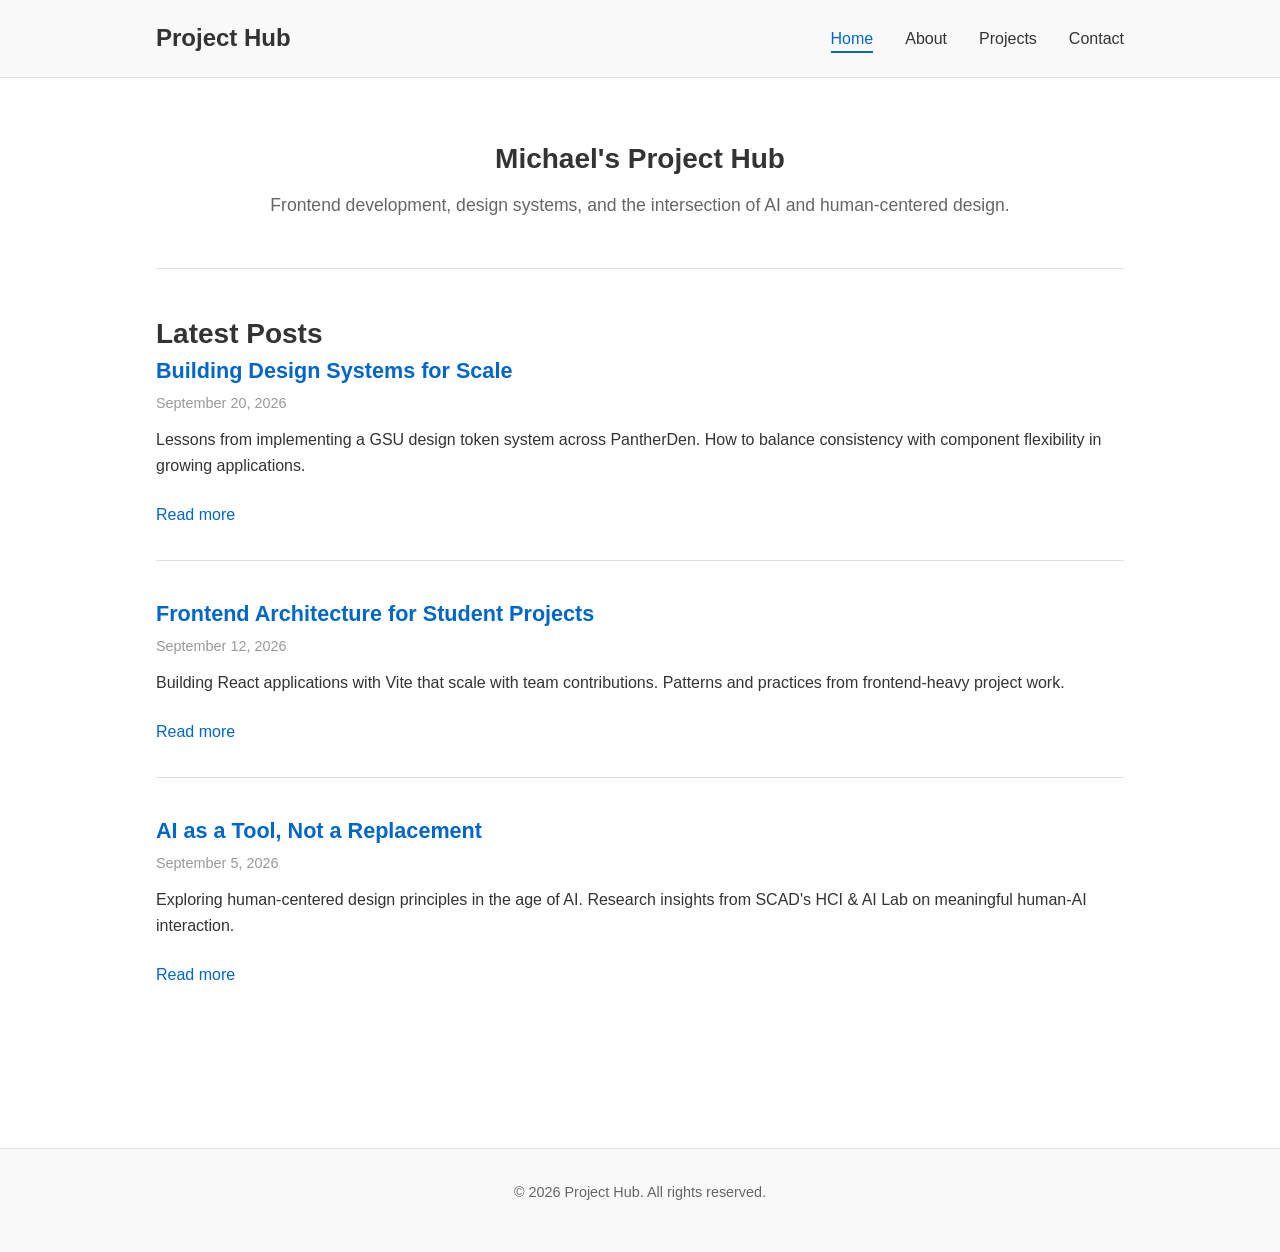
<file: index.html>
<!DOCTYPE html>
<html lang="en">
<head>
  <meta charset="UTF-8">
  <meta name="viewport" content="width=device-width, initial-scale=1.0">
  <title>Blog & Project Hub</title>
  <link rel="stylesheet" href="style.css">
</head>
<body>
  <header>
    <nav>
      <h1>Project Hub</h1>
      <ul>
        <li><a href="index.html" class="active">Home</a></li>
        <li><a href="about.html">About</a></li>
        <li><a href="projects.html">Projects</a></li>
        <li><a href="contact.html">Contact</a></li>
      </ul>
    </nav>
  </header>

  <main>
    <section class="hero">
      <h2>Michael's Project Hub</h2>
      <p>Frontend development, design systems, and the intersection of AI and human-centered design.</p>
    </section>

    <section class="latest-posts">
      <h2>Latest Posts</h2>
      <article class="post-preview">
        <h3><a href="#post1">Building Design Systems for Scale</a></h3>
        <p class="post-date">September 20, 2026</p>
        <p>Lessons from implementing a GSU design token system across PantherDen. How to balance consistency with component flexibility in growing applications.</p>
        <a href="#post1" class="read-more">Read more</a>
      </article>

      <article class="post-preview">
        <h3><a href="#post2">Frontend Architecture for Student Projects</a></h3>
        <p class="post-date">September 12, 2026</p>
        <p>Building React applications with Vite that scale with team contributions. Patterns and practices from frontend-heavy project work.</p>
        <a href="#post2" class="read-more">Read more</a>
      </article>

      <article class="post-preview">
        <h3><a href="#post3">AI as a Tool, Not a Replacement</a></h3>
        <p class="post-date">September 5, 2026</p>
        <p>Exploring human-centered design principles in the age of AI. Research insights from SCAD's HCI & AI Lab on meaningful human-AI interaction.</p>
        <a href="#post3" class="read-more">Read more</a>
      </article>
    </section>
  </main>

  <footer>
    <p>&copy; 2026 Project Hub. All rights reserved.</p>
  </footer>
</body>
</html>
</file>
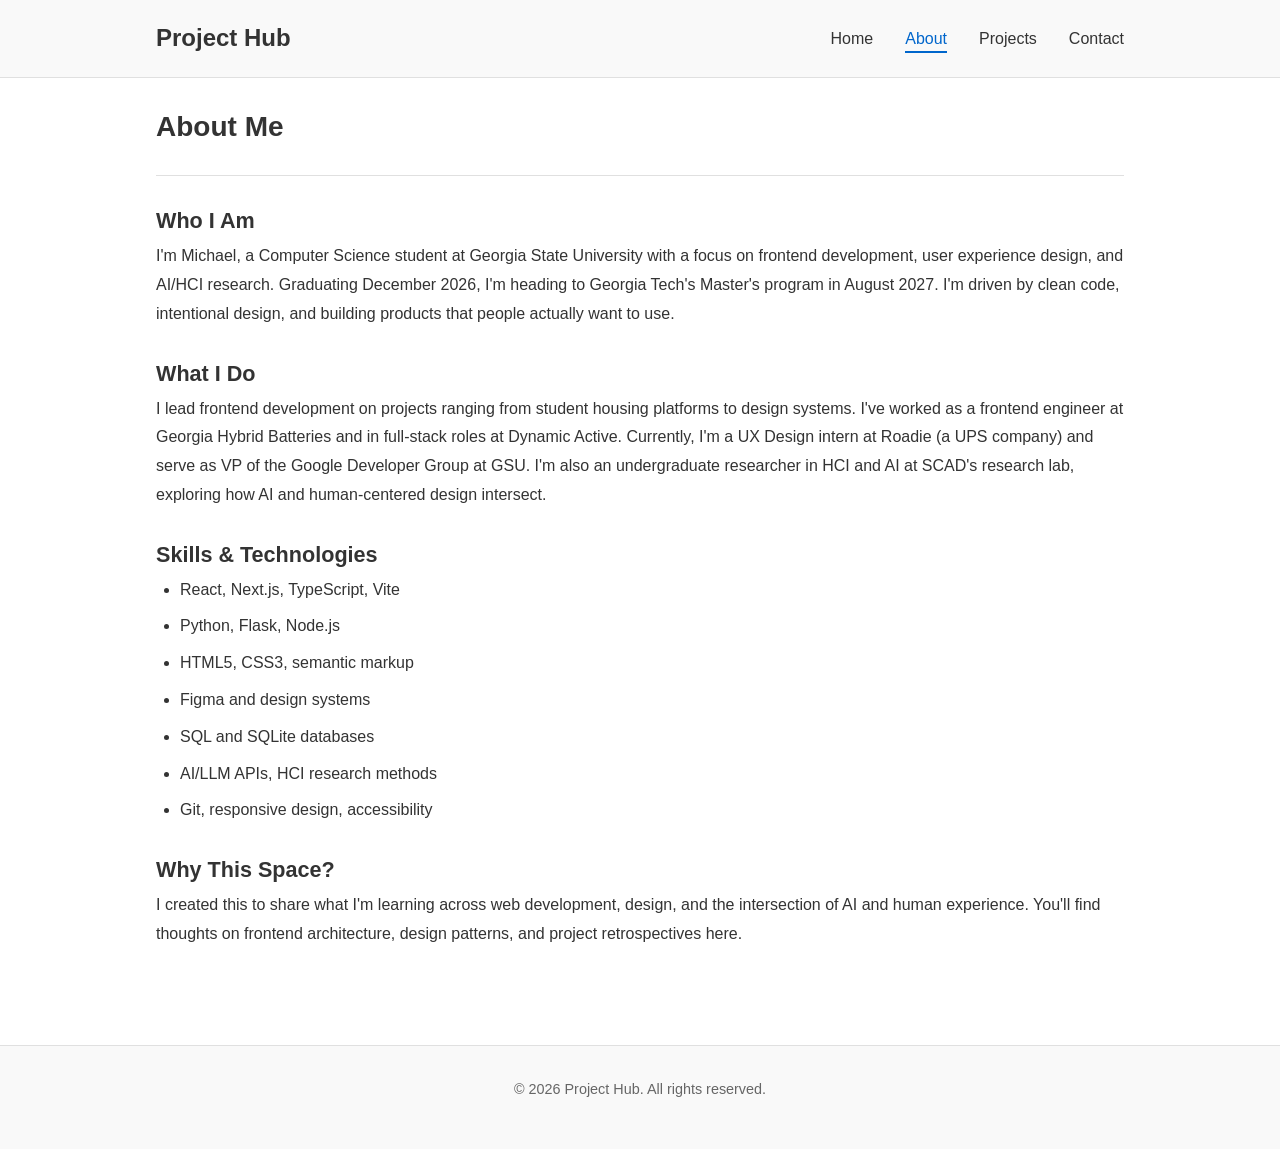
<file: about.html>
<!DOCTYPE html>
<html lang="en">
<head>
  <meta charset="UTF-8">
  <meta name="viewport" content="width=device-width, initial-scale=1.0">
  <title>About - Project Hub</title>
  <link rel="stylesheet" href="style.css">
</head>
<body>
  <header>
    <nav>
      <h1>Project Hub</h1>
      <ul>
        <li><a href="index.html">Home</a></li>
        <li><a href="about.html" class="active">About</a></li>
        <li><a href="projects.html">Projects</a></li>
        <li><a href="contact.html">Contact</a></li>
      </ul>
    </nav>
  </header>

  <main>
    <section class="page-header">
      <h2>About Me</h2>
    </section>

    <article class="content">
      <section>
        <h3>Who I Am</h3>
        <p>I'm Michael, a Computer Science student at Georgia State University with a focus on frontend development, user experience design, and AI/HCI research. Graduating December 2026, I'm heading to Georgia Tech's Master's program in August 2027. I'm driven by clean code, intentional design, and building products that people actually want to use.</p>
      </section>

      <section>
        <h3>What I Do</h3>
        <p>I lead frontend development on projects ranging from student housing platforms to design systems. I've worked as a frontend engineer at Georgia Hybrid Batteries and in full-stack roles at Dynamic Active. Currently, I'm a UX Design intern at Roadie (a UPS company) and serve as VP of the Google Developer Group at GSU. I'm also an undergraduate researcher in HCI and AI at SCAD's research lab, exploring how AI and human-centered design intersect.</p>
      </section>

      <section>
        <h3>Skills & Technologies</h3>
        <ul>
          <li>React, Next.js, TypeScript, Vite</li>
          <li>Python, Flask, Node.js</li>
          <li>HTML5, CSS3, semantic markup</li>
          <li>Figma and design systems</li>
          <li>SQL and SQLite databases</li>
          <li>AI/LLM APIs, HCI research methods</li>
          <li>Git, responsive design, accessibility</li>
        </ul>
      </section>

      <section>
        <h3>Why This Space?</h3>
        <p>I created this to share what I'm learning across web development, design, and the intersection of AI and human experience. You'll find thoughts on frontend architecture, design patterns, and project retrospectives here.</p>
      </section>
    </article>
  </main>

  <footer>
    <p>&copy; 2026 Project Hub. All rights reserved.</p>
  </footer>
</body>
</html>
</file>
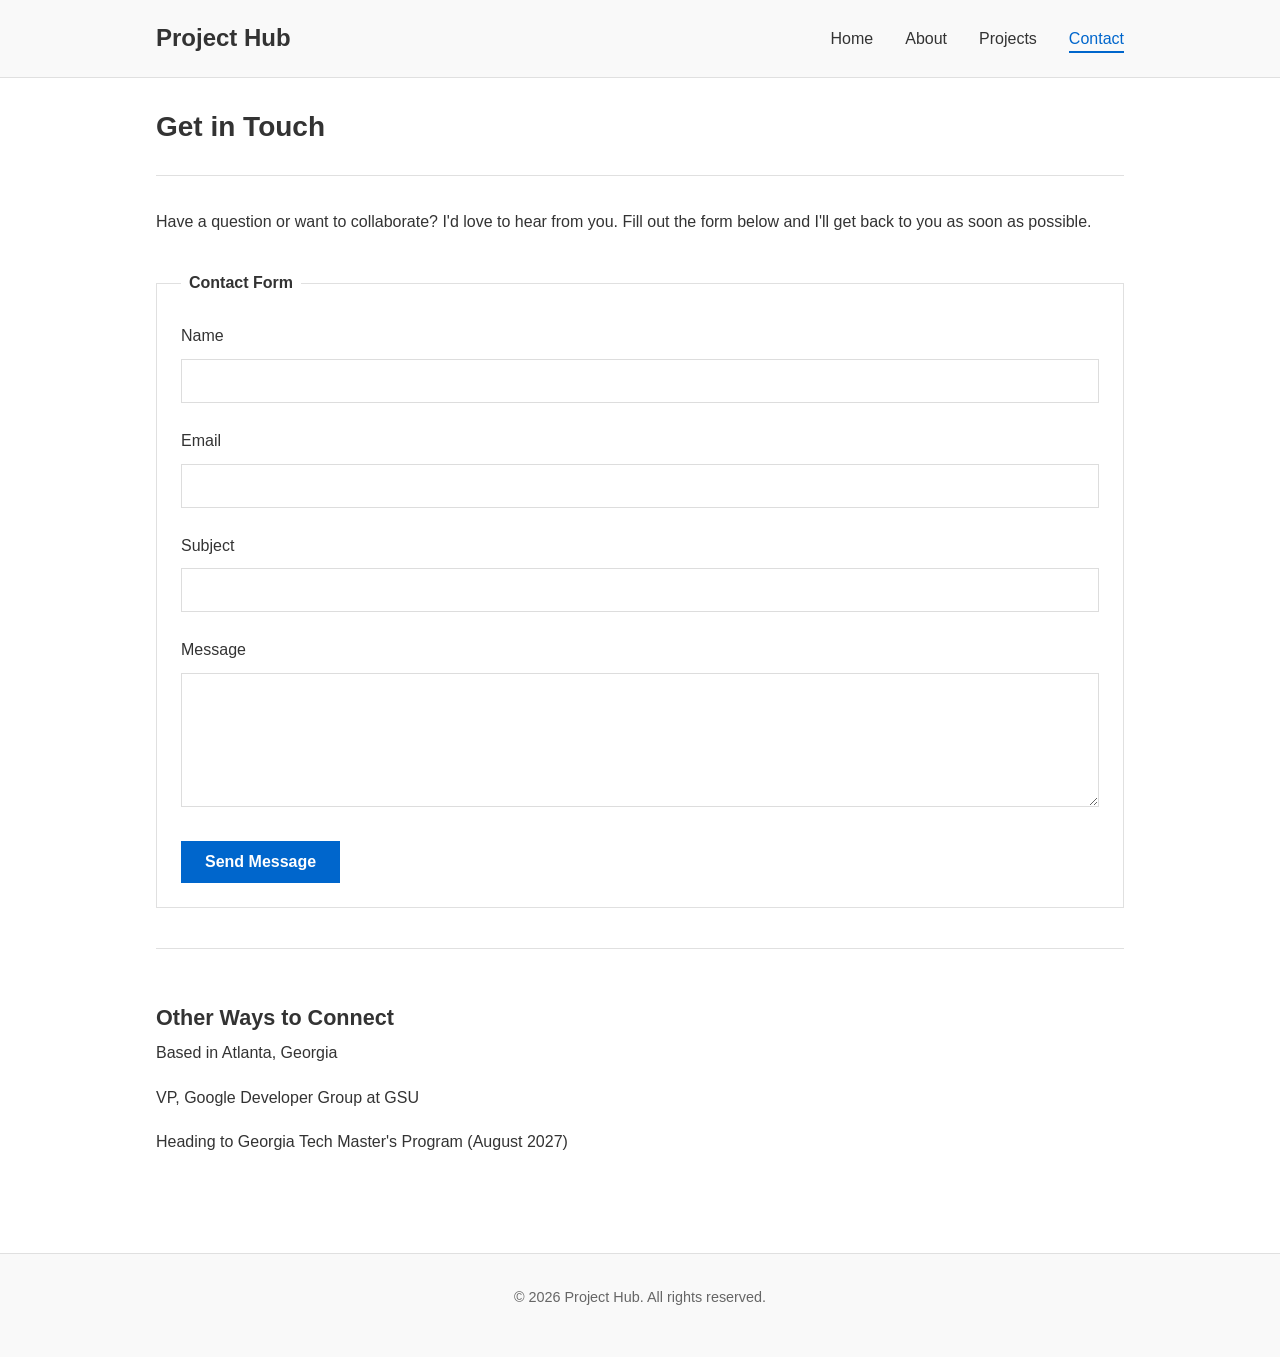
<file: contact.html>
<!DOCTYPE html>
<html lang="en">
<head>
  <meta charset="UTF-8">
  <meta name="viewport" content="width=device-width, initial-scale=1.0">
  <title>Contact - Project Hub</title>
  <link rel="stylesheet" href="style.css">
</head>
<body>
  <header>
    <nav>
      <h1>Project Hub</h1>
      <ul>
        <li><a href="index.html">Home</a></li>
        <li><a href="about.html">About</a></li>
        <li><a href="projects.html">Projects</a></li>
        <li><a href="contact.html" class="active">Contact</a></li>
      </ul>
    </nav>
  </header>

  <main>
    <section class="page-header">
      <h2>Get in Touch</h2>
    </section>

    <article class="content">
      <section class="contact-intro">
        <p>Have a question or want to collaborate? I'd love to hear from you. Fill out the form below and I'll get back to you as soon as possible.</p>
      </section>

      <form class="contact-form" action="#" method="POST">
        <fieldset>
          <legend>Contact Form</legend>

          <div class="form-group">
            <label for="name">Name</label>
            <input type="text" id="name" name="name" required>
          </div>

          <div class="form-group">
            <label for="email">Email</label>
            <input type="email" id="email" name="email" required>
          </div>

          <div class="form-group">
            <label for="subject">Subject</label>
            <input type="text" id="subject" name="subject" required>
          </div>

          <div class="form-group">
            <label for="message">Message</label>
            <textarea id="message" name="message" rows="6" required></textarea>
          </div>

          <button type="submit" class="submit-btn">Send Message</button>
        </fieldset>
      </form>

      <section class="contact-info">
        <h3>Other Ways to Connect</h3>
        <p>Based in Atlanta, Georgia</p>
        <p>VP, Google Developer Group at GSU</p>
        <p>Heading to Georgia Tech Master's Program (August 2027)</p>
      </section>
    </article>
  </main>

  <footer>
    <p>&copy; 2026 Project Hub. All rights reserved.</p>
  </footer>
</body>
</html>
</file>
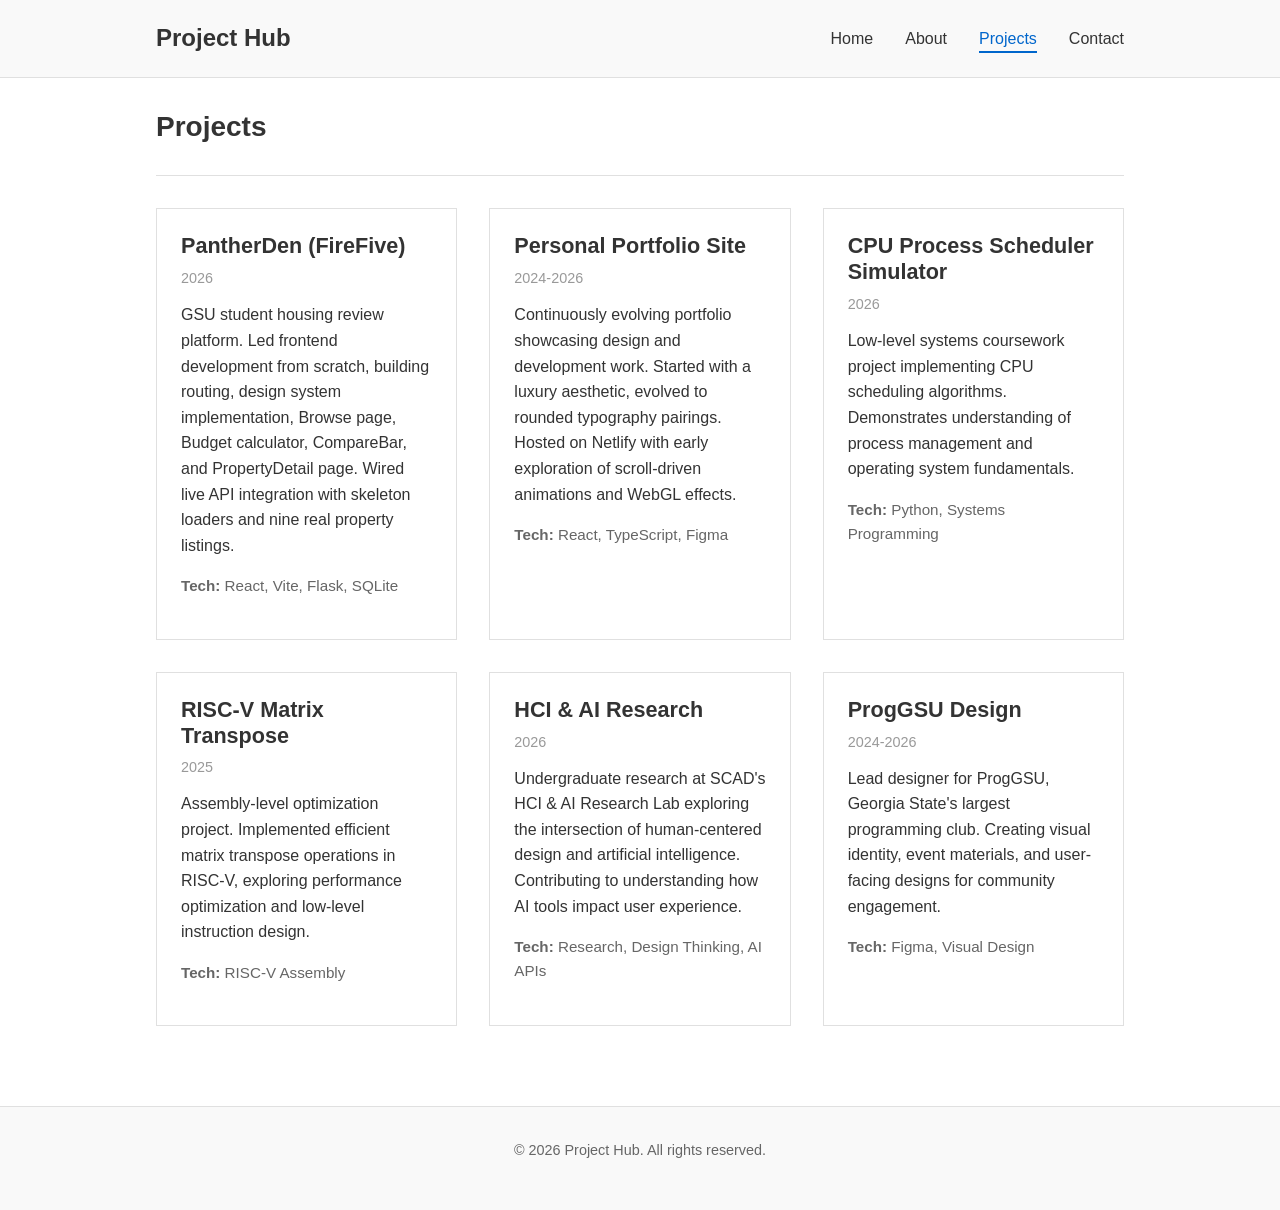
<file: projects.html>
<!DOCTYPE html>
<html lang="en">
<head>
  <meta charset="UTF-8">
  <meta name="viewport" content="width=device-width, initial-scale=1.0">
  <title>Projects - Project Hub</title>
  <link rel="stylesheet" href="style.css">
</head>
<body>
  <header>
    <nav>
      <h1>Project Hub</h1>
      <ul>
        <li><a href="index.html">Home</a></li>
        <li><a href="about.html">About</a></li>
        <li><a href="projects.html" class="active">Projects</a></li>
        <li><a href="contact.html">Contact</a></li>
      </ul>
    </nav>
  </header>

  <main>
    <section class="page-header">
      <h2>Projects</h2>
    </section>

    <section class="projects-grid">
      <article class="project-card">
        <h3>PantherDen (FireFive)</h3>
        <p class="project-year">2026</p>
        <p>GSU student housing review platform. Led frontend development from scratch, building routing, design system implementation, Browse page, Budget calculator, CompareBar, and PropertyDetail page. Wired live API integration with skeleton loaders and nine real property listings.</p>
        <p class="tech-stack"><strong>Tech:</strong> React, Vite, Flask, SQLite</p>
      </article>

      <article class="project-card">
        <h3>Personal Portfolio Site</h3>
        <p class="project-year">2024-2026</p>
        <p>Continuously evolving portfolio showcasing design and development work. Started with a luxury aesthetic, evolved to rounded typography pairings. Hosted on Netlify with early exploration of scroll-driven animations and WebGL effects.</p>
        <p class="tech-stack"><strong>Tech:</strong> React, TypeScript, Figma</p>
      </article>

      <article class="project-card">
        <h3>CPU Process Scheduler Simulator</h3>
        <p class="project-year">2026</p>
        <p>Low-level systems coursework project implementing CPU scheduling algorithms. Demonstrates understanding of process management and operating system fundamentals.</p>
        <p class="tech-stack"><strong>Tech:</strong> Python, Systems Programming</p>
      </article>

      <article class="project-card">
        <h3>RISC-V Matrix Transpose</h3>
        <p class="project-year">2025</p>
        <p>Assembly-level optimization project. Implemented efficient matrix transpose operations in RISC-V, exploring performance optimization and low-level instruction design.</p>
        <p class="tech-stack"><strong>Tech:</strong> RISC-V Assembly</p>
      </article>

      <article class="project-card">
        <h3>HCI & AI Research</h3>
        <p class="project-year">2026</p>
        <p>Undergraduate research at SCAD's HCI & AI Research Lab exploring the intersection of human-centered design and artificial intelligence. Contributing to understanding how AI tools impact user experience.</p>
        <p class="tech-stack"><strong>Tech:</strong> Research, Design Thinking, AI APIs</p>
      </article>

      <article class="project-card">
        <h3>ProgGSU Design</h3>
        <p class="project-year">2024-2026</p>
        <p>Lead designer for ProgGSU, Georgia State's largest programming club. Creating visual identity, event materials, and user-facing designs for community engagement.</p>
        <p class="tech-stack"><strong>Tech:</strong> Figma, Visual Design</p>
      </article>
    </section>
  </main>

  <footer>
    <p>&copy; 2026 Project Hub. All rights reserved.</p>
  </footer>
</body>
</html>
</file>
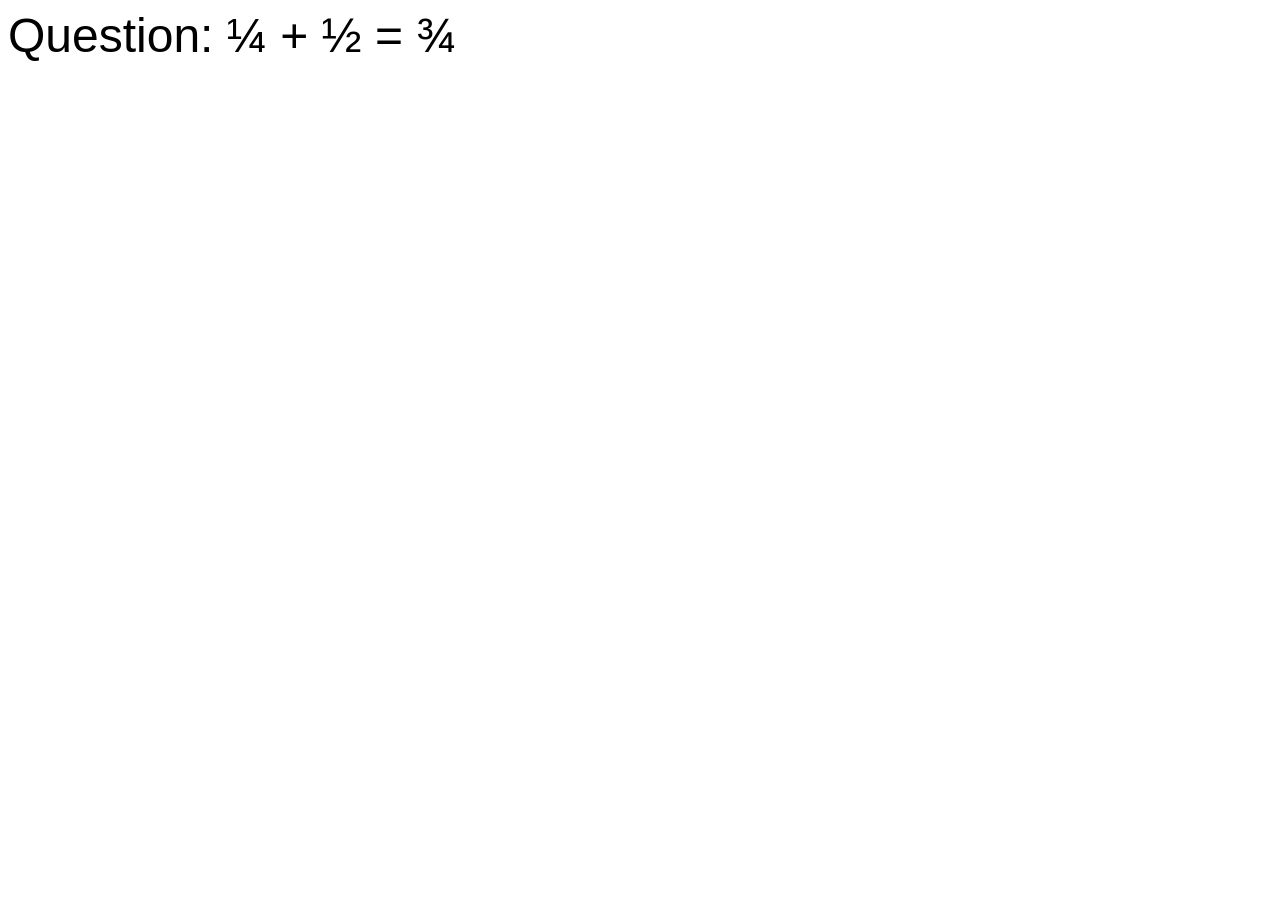
<file: cw03/animatingFile.html>
<!DOCTYPE HTML>
<html>
   <head>
      <title>Question and Answer</title>
      <style>

         body {
            font-family: Calibri, sans-serif;
            font-size: 3em;
         }

         #answer {
            color: black;
            width: 100px;

            animation: moveFraction 3s ease-in-out 1s;
         }

         @keyframes moveFraction {
            0% {
               color: yellow;
               transform: translate(-200px, 0px);
            }

            50% {
               color: yellow;
               transform: translate(0px, 60px);
            }

            100% {
               color: red;
               transform: translate(150px, 0px);
            }
         }


         #question {
            transition: transform 0.3s ease;
         }

         #question:hover {
            transform: scale(1.1);
         }

         span {
            display: inline-block;
         }

      </style>
   </head>
   <body>
      <span id="question">Question: &frac14; + &frac12; =</span>
      <span id="answer">&frac34;</span>
   </body>
</html>
</file>
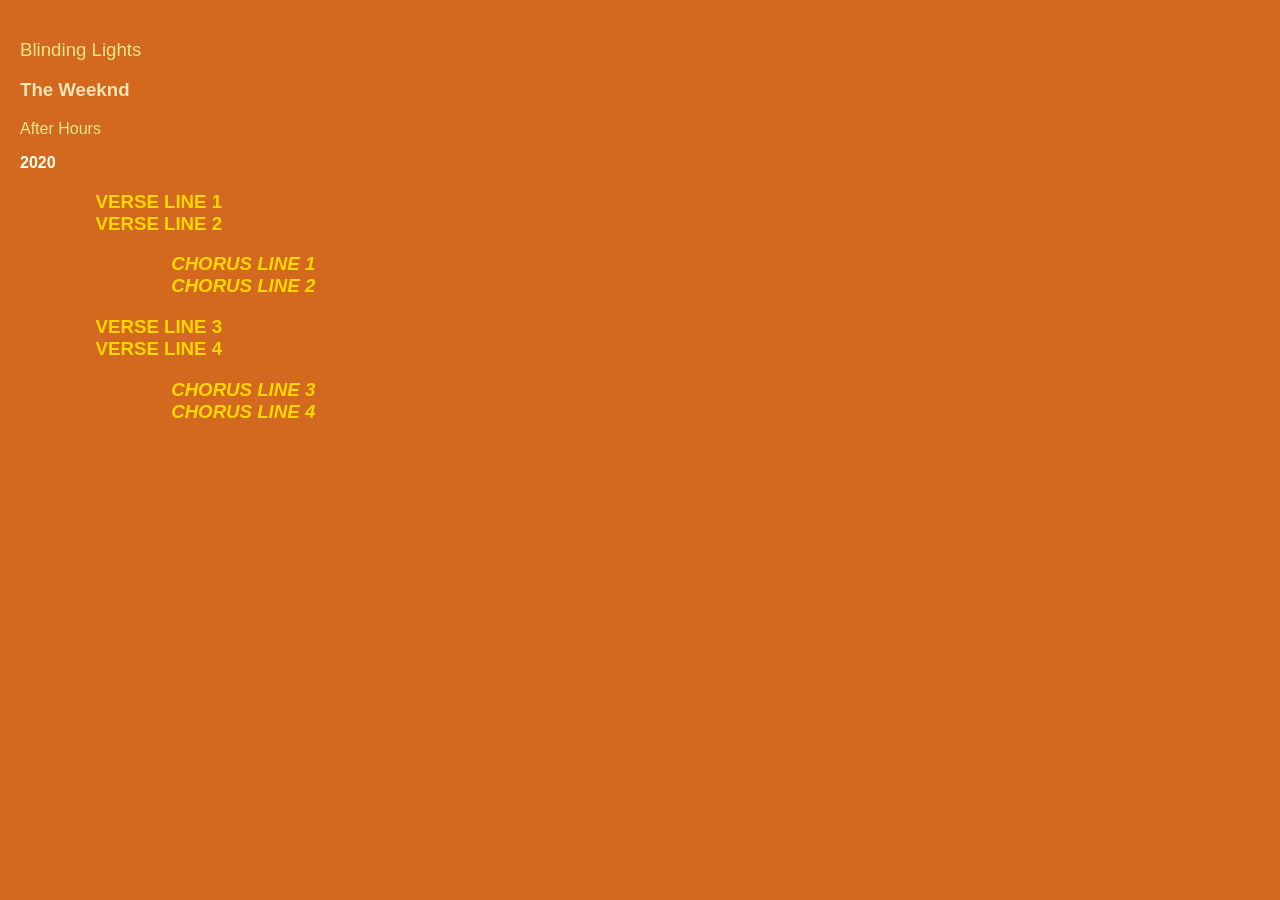
<file: cw03/lyrics.html>
<!DOCTYPE html>
<html lang="en">
<head>
  <meta charset="UTF-8">
  <meta name="viewport" content="width=device-width, initial-scale=1.0">
  <title>Song Lyrics - Exercises 3 and 4</title>
  <link rel="stylesheet" href="lyrics.css">
</head>
<body>

  <!--Song information-->
  <p class="song-title">Blinding Lights</p>
  <p class="artist">The Weeknd</p>
  <p class="album">After Hours</p>
  <p class="year">2020</p>

  <!--Verse: paste the first two lyric lines from the assignment page-->
  <p class="verse">VERSE LINE 1<br>VERSE LINE 2</p>

  <!--Chorus: paste the next two lyric lines from the assignment page-->
  <p class="chorus">CHORUS LINE 1<br>CHORUS LINE 2</p>

  <!--Verse: paste lines 5 and 6-->
  <p class="verse">VERSE LINE 3<br>VERSE LINE 4</p>

  <!--Chorus: paste lines 7 and 8-->
  <p class="chorus">CHORUS LINE 3<br>CHORUS LINE 4</p>

</body>
</html>
</file>
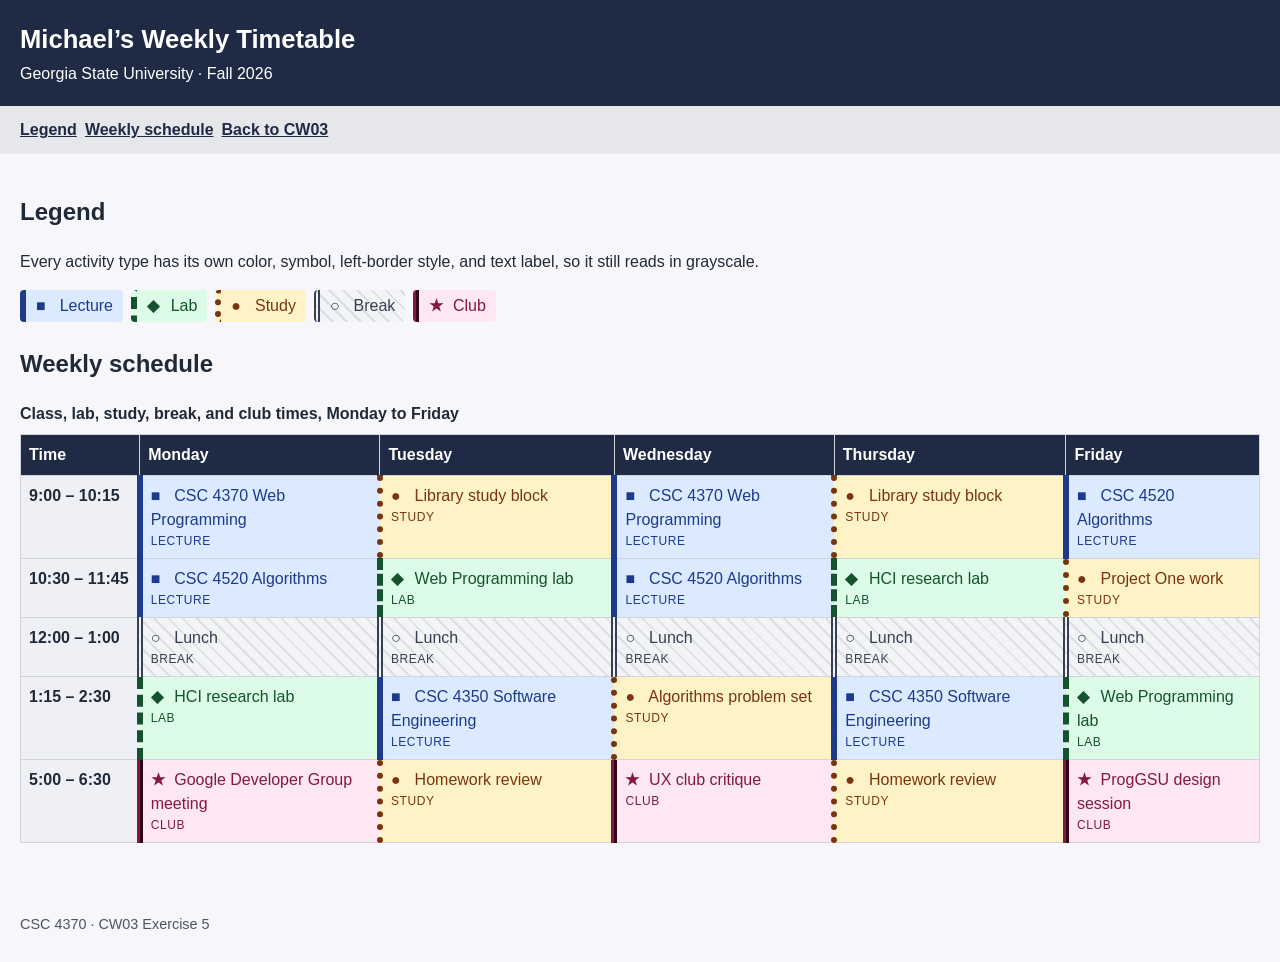
<file: cw03/timetable.html>
<!DOCTYPE html>
<html lang="en">
<head>
  <meta charset="UTF-8">
  <meta name="viewport" content="width=device-width, initial-scale=1.0">
  <title>Weekly Timetable - Exercise 5</title>
  <link rel="stylesheet" href="timetable.css">
</head>
<body>

  <!--Header-->
  <header>
    <h1>Michael&rsquo;s Weekly Timetable</h1>
    <p>Georgia State University &middot; Fall 2026</p>
  </header>

  <!--Navigation-->
  <nav aria-label="Timetable sections">
    <ul>
      <li><a href="#legend">Legend</a></li>
      <li><a href="#week">Weekly schedule</a></li>
      <li><a href="tewabe_michael_cw03.html#exercise5">Back to CW03</a></li>
    </ul>
  </nav>

  <!--Main content-->
  <main>

    <!--Legend section-->
    <section id="legend">
      <h2>Legend</h2>
      <p>Every activity type has its own color, symbol, left-border style, and text label, so it still reads in grayscale.</p>
      <ul class="legend">
        <li class="lecture"><span class="cue" aria-hidden="true">&#9632;</span> Lecture</li>
        <li class="lab"><span class="cue" aria-hidden="true">&#9670;</span> Lab</li>
        <li class="study"><span class="cue" aria-hidden="true">&#9679;</span> Study</li>
        <li class="break"><span class="cue" aria-hidden="true">&#9675;</span> Break</li>
        <li class="club"><span class="cue" aria-hidden="true">&#9733;</span> Club</li>
      </ul>
    </section>

    <!--Timetable section-->
    <section id="week">
      <h2>Weekly schedule</h2>
      <div class="table-wrap">
        <table>
          <caption>Class, lab, study, break, and club times, Monday to Friday</caption>
          <thead>
            <tr>
              <th scope="col">Time</th>
              <th scope="col">Monday</th>
              <th scope="col">Tuesday</th>
              <th scope="col">Wednesday</th>
              <th scope="col">Thursday</th>
              <th scope="col">Friday</th>
            </tr>
          </thead>
          <tbody>
          <tr>
            <th scope="row">9:00 &ndash; 10:15</th>
            <td class="lecture"><span class="cue" aria-hidden="true">&#9632;</span> CSC 4370 Web Programming<span class="tag">Lecture</span></td>
            <td class="study"><span class="cue" aria-hidden="true">&#9679;</span> Library study block<span class="tag">Study</span></td>
            <td class="lecture"><span class="cue" aria-hidden="true">&#9632;</span> CSC 4370 Web Programming<span class="tag">Lecture</span></td>
            <td class="study"><span class="cue" aria-hidden="true">&#9679;</span> Library study block<span class="tag">Study</span></td>
            <td class="lecture"><span class="cue" aria-hidden="true">&#9632;</span> CSC 4520 Algorithms<span class="tag">Lecture</span></td>
          </tr>
          <tr>
            <th scope="row">10:30 &ndash; 11:45</th>
            <td class="lecture"><span class="cue" aria-hidden="true">&#9632;</span> CSC 4520 Algorithms<span class="tag">Lecture</span></td>
            <td class="lab"><span class="cue" aria-hidden="true">&#9670;</span> Web Programming lab<span class="tag">Lab</span></td>
            <td class="lecture"><span class="cue" aria-hidden="true">&#9632;</span> CSC 4520 Algorithms<span class="tag">Lecture</span></td>
            <td class="lab"><span class="cue" aria-hidden="true">&#9670;</span> HCI research lab<span class="tag">Lab</span></td>
            <td class="study"><span class="cue" aria-hidden="true">&#9679;</span> Project One work<span class="tag">Study</span></td>
          </tr>
          <tr>
            <th scope="row">12:00 &ndash; 1:00</th>
            <td class="break"><span class="cue" aria-hidden="true">&#9675;</span> Lunch<span class="tag">Break</span></td>
            <td class="break"><span class="cue" aria-hidden="true">&#9675;</span> Lunch<span class="tag">Break</span></td>
            <td class="break"><span class="cue" aria-hidden="true">&#9675;</span> Lunch<span class="tag">Break</span></td>
            <td class="break"><span class="cue" aria-hidden="true">&#9675;</span> Lunch<span class="tag">Break</span></td>
            <td class="break"><span class="cue" aria-hidden="true">&#9675;</span> Lunch<span class="tag">Break</span></td>
          </tr>
          <tr>
            <th scope="row">1:15 &ndash; 2:30</th>
            <td class="lab"><span class="cue" aria-hidden="true">&#9670;</span> HCI research lab<span class="tag">Lab</span></td>
            <td class="lecture"><span class="cue" aria-hidden="true">&#9632;</span> CSC 4350 Software Engineering<span class="tag">Lecture</span></td>
            <td class="study"><span class="cue" aria-hidden="true">&#9679;</span> Algorithms problem set<span class="tag">Study</span></td>
            <td class="lecture"><span class="cue" aria-hidden="true">&#9632;</span> CSC 4350 Software Engineering<span class="tag">Lecture</span></td>
            <td class="lab"><span class="cue" aria-hidden="true">&#9670;</span> Web Programming lab<span class="tag">Lab</span></td>
          </tr>
          <tr>
            <th scope="row">5:00 &ndash; 6:30</th>
            <td class="club"><span class="cue" aria-hidden="true">&#9733;</span> Google Developer Group meeting<span class="tag">Club</span></td>
            <td class="study"><span class="cue" aria-hidden="true">&#9679;</span> Homework review<span class="tag">Study</span></td>
            <td class="club"><span class="cue" aria-hidden="true">&#9733;</span> UX club critique<span class="tag">Club</span></td>
            <td class="study"><span class="cue" aria-hidden="true">&#9679;</span> Homework review<span class="tag">Study</span></td>
            <td class="club"><span class="cue" aria-hidden="true">&#9733;</span> ProgGSU design session<span class="tag">Club</span></td>
          </tr>
          </tbody>
        </table>
      </div>
    </section>

  </main>

  <footer>
    <p>CSC 4370 &middot; CW03 Exercise 5</p>
  </footer>

</body>
</html>
</file>
<file: style.css>
/*#Reset and Base Styles*/
* {
  margin: 0;
  padding: 0;
  box-sizing: border-box;
}

html {
  font-size: 16px;
}

body {
  font-family: -apple-system, BlinkMacSystemFont, 'Segoe UI', Arial, sans-serif;
  line-height: 1.6;
  color: #333;
  background-color: #fff;
}

/*#Typography*/
h1, h2, h3, h4, h5, h6 {
  margin-top: 1.5rem;
  margin-bottom: 0.5rem;
  line-height: 1.2;
}

h1 {
  font-size: 2rem;
}

h2 {
  font-size: 1.75rem;
}

h3 {
  font-size: 1.35rem;
}

p {
  margin-bottom: 1rem;
}

a {
  color: #0066cc;
  text-decoration: none;
}

a:hover {
  text-decoration: underline;
}

/*#Header and Navigation*/
header {
  background-color: #f9f9f9;
  border-bottom: 1px solid #e0e0e0;
  padding: 1.5rem 0;
  position: sticky;
  top: 0;
  z-index: 100;
}

nav {
  max-width: 1000px;
  margin: 0 auto;
  padding: 0 1rem;
  display: flex;
  justify-content: space-between;
  align-items: center;
}

nav h1 {
  margin: 0;
  font-size: 1.5rem;
}

nav ul {
  list-style: none;
  display: flex;
  gap: 2rem;
}

nav a {
  color: #333;
  font-weight: 500;
  border-bottom: 2px solid transparent;
  padding-bottom: 0.25rem;
  transition: border-color 0.2s;
}

nav a:hover {
  text-decoration: none;
  border-bottom-color: #0066cc;
}

nav a.active {
  color: #0066cc;
  border-bottom-color: #0066cc;
}

/*#Main Content*/
main {
  max-width: 1000px;
  margin: 0 auto;
  padding: 2rem 1rem;
  min-height: 70vh;
}

/*#Hero Section*/
.hero {
  text-align: center;
  padding: 2rem 0;
  margin-bottom: 3rem;
  border-bottom: 1px solid #e0e0e0;
}

.hero h2 {
  margin-top: 0;
  margin-bottom: 1rem;
}

.hero p {
  font-size: 1.1rem;
  color: #666;
}

/*#Page Header*/
.page-header {
  margin-bottom: 2rem;
  padding-bottom: 1.5rem;
  border-bottom: 1px solid #e0e0e0;
}

.page-header h2 {
  margin-top: 0;
}

/*#Posts and Articles*/
.latest-posts {
  margin-bottom: 3rem;
}

.post-preview {
  margin-bottom: 2.5rem;
  padding-bottom: 2rem;
  border-bottom: 1px solid #e0e0e0;
}

.post-preview:last-child {
  border-bottom: none;
}

.post-preview h3 {
  margin-top: 0;
  margin-bottom: 0.5rem;
}

.post-preview h3 a {
  color: #0066cc;
}

.post-date {
  color: #999;
  font-size: 0.9rem;
  margin-bottom: 0.75rem;
}

.read-more {
  color: #0066cc;
  font-weight: 500;
  display: inline-block;
  margin-top: 0.5rem;
}

.read-more:hover {
  text-decoration: underline;
}

/*#Projects Grid*/
.projects-grid {
  display: grid;
  grid-template-columns: 1fr;
  gap: 2rem;
}

.project-card {
  border: 1px solid #e0e0e0;
  padding: 1.5rem;
}

.project-card h3 {
  margin-top: 0;
  margin-bottom: 0.5rem;
}

.project-year {
  color: #999;
  font-size: 0.9rem;
  margin-bottom: 0.75rem;
}

.tech-stack {
  color: #666;
  font-size: 0.95rem;
  margin-top: 1rem;
}

/*#Contact*/
.contact-intro {
  margin-bottom: 2rem;
}

.contact-form {
  margin-bottom: 2.5rem;
}

fieldset {
  border: 1px solid #e0e0e0;
  padding: 1.5rem;
}

legend {
  padding: 0 0.5rem;
  font-weight: 600;
}

.form-group {
  margin-bottom: 1.5rem;
}

label {
  display: block;
  margin-bottom: 0.5rem;
  font-weight: 500;
}

input[type="text"],
input[type="email"],
textarea {
  width: 100%;
  padding: 0.75rem;
  border: 1px solid #ddd;
  font-family: inherit;
  font-size: 1rem;
}

input[type="text"]:focus,
input[type="email"]:focus,
textarea:focus {
  outline: none;
  border-color: #0066cc;
  box-shadow: inset 0 0 0 1px #0066cc;
}

textarea {
  resize: vertical;
}

.submit-btn {
  background-color: #0066cc;
  color: white;
  padding: 0.75rem 1.5rem;
  border: none;
  font-size: 1rem;
  font-weight: 600;
  cursor: pointer;
  transition: background-color 0.2s;
}

.submit-btn:hover {
  background-color: #0052a3;
}

.submit-btn:active {
  background-color: #003d7a;
}

.contact-info {
  margin-top: 2rem;
  padding-top: 2rem;
  border-top: 1px solid #e0e0e0;
}

/*#Content*/
.content {
  line-height: 1.8;
}

.content section {
  margin-bottom: 2rem;
}

.content section:last-child {
  margin-bottom: 0;
}

.content ul {
  margin-left: 1.5rem;
  margin-bottom: 1rem;
}

.content li {
  margin-bottom: 0.5rem;
}

/*#Footer*/
footer {
  background-color: #f9f9f9;
  border-top: 1px solid #e0e0e0;
  padding: 2rem 1rem;
  text-align: center;
  color: #666;
  font-size: 0.9rem;
  margin-top: 3rem;
}

/*#Mobile Responsive*/
@media (max-width: 768px) {
  html {
    font-size: 15px;
  }

  nav {
    flex-direction: column;
    gap: 1rem;
    text-align: center;
  }

  nav h1 {
    margin-bottom: 1rem;
  }

  nav ul {
    gap: 1rem;
    flex-wrap: wrap;
    justify-content: center;
  }

  h1 {
    font-size: 1.5rem;
  }

  h2 {
    font-size: 1.4rem;
  }

  h3 {
    font-size: 1.1rem;
  }

  .projects-grid {
    grid-template-columns: 1fr;
  }

  .hero {
    padding: 1.5rem 0;
  }

  .submit-btn {
    width: 100%;
  }
}

@media (min-width: 769px) {
  .projects-grid {
    grid-template-columns: repeat(2, 1fr);
  }
}

@media (min-width: 1001px) {
  .projects-grid {
    grid-template-columns: repeat(3, 1fr);
  }
}
</file>
<file: cw03/lyrics.css>
/*lyrics.css: external stylesheet for the song lyrics page*/
body {
    background-color: chocolate;
    font-family: Arial, sans-serif;
    margin: 0;
    padding: 20px;
}

.artist {
    font-size: 14pt;
    font-family: Arial, sans-serif;
    font-weight: bold;
    color: moccasin;
}

.song-title {
    font-size: 14pt;
    font-family: Arial, sans-serif;
    font-weight: normal;
    color: khaki;
}

.album {
    font-size: 12pt;
    font-family: Arial, sans-serif;
    font-weight: normal;
    color: khaki;
}

.year {
    font-size: 12pt;
    font-family: Arial, sans-serif;
    font-weight: bold;
    color: ivory;
}

.verse {
    font-size: 14pt;
    font-family: 'Trebuchet MS', sans-serif;
    font-weight: bold;
    color: gold;
    margin-left: 2cm;
    margin-right: 2cm;
}

.chorus {
    font-size: 14pt;
    font-family: 'Trebuchet MS', sans-serif;
    font-weight: bold;
    font-style: italic;
    color: gold;
    margin-left: 4cm;
    margin-right: 4cm;
}

/*Keep the margins from pushing text off small screens*/
@media (max-width: 600px) {
    .verse {
        margin-left: 0.5cm;
        margin-right: 0.5cm;
    }

    .chorus {
        margin-left: 1cm;
        margin-right: 1cm;
    }
}
</file>
<file: cw03/timetable.css>
/*Exercise 5: School timetable stylesheet*/

/*Color scheme as CSS variables*/
:root {
    --navy: #1f2a44;
    --page: #f7f7fb;
    --ink: #1f2937;
    --line: #d1d5db;

    /*Revised state colors: dark text on light fills (all 8:1 or higher)*/
    --lecture-bg: #dbeafe;
    --lecture-fg: #1e3a8a;
    --lab-bg: #dcfce7;
    --lab-fg: #14532d;
    --study-bg: #fef3c7;
    --study-fg: #78350f;
    --break-bg: #f3f4f6;
    --break-fg: #374151;
    --club-bg: #fce7f3;
    --club-fg: #831843;
}

* {
    box-sizing: border-box;
}

body {
    margin: 0;
    background-color: var(--page);
    color: var(--ink);
    font-family: Arial, Helvetica, sans-serif;
    line-height: 1.5;
}

/*Header and navigation*/
header {
    background-color: var(--navy);
    color: #ffffff;
    padding: 20px;
}

header h1 {
    margin: 0 0 4px;
    font-size: 1.6rem;
}

header p {
    margin: 0;
}

nav ul {
    display: flex;
    flex-wrap: wrap;
    gap: 8px;
    margin: 0;
    padding: 12px 20px;
    list-style: none;
    background-color: #e5e7eb;
}

nav a {
    color: var(--navy);
    font-weight: bold;
}

main {
    padding: 20px;
}

section {
    margin-bottom: 24px;
}

/*Legend*/
.legend {
    display: flex;
    flex-wrap: wrap;
    gap: 8px;
    margin: 0;
    padding: 0;
    list-style: none;
}

/*Table*/
.table-wrap {
    overflow-x: auto;
}

table {
    width: 100%;
    min-width: 640px;
    border-collapse: collapse;
    background-color: #ffffff;
}

caption {
    text-align: left;
    font-weight: bold;
    padding-bottom: 8px;
}

th,
td {
    border: 1px solid var(--line);
    padding: 8px;
    text-align: left;
    vertical-align: top;
}

thead th {
    background-color: var(--navy);
    color: #ffffff;
}

tbody th {
    background-color: #eef0f5;
    white-space: nowrap;
}

/*Activity states: color plus a non-color cue on every type*/
.activity {
    color: var(--ink);
    font-weight: bold;
}

.cue {
    display: inline-block;
    min-width: 1.2em;
    font-weight: bold;
}

.tag {
    display: block;
    font-size: 0.75rem;
    letter-spacing: 0.05em;
    text-transform: uppercase;
}

.lecture {
    background-color: var(--lecture-bg);
    color: var(--lecture-fg);
    border-left: 6px solid var(--lecture-fg);
}

.lab {
    background-color: var(--lab-bg);
    color: var(--lab-fg);
    border-left: 6px dashed var(--lab-fg);
}

.study {
    background-color: var(--study-bg);
    color: var(--study-fg);
    border-left: 6px dotted var(--study-fg);
}

.break {
    background-color: var(--break-bg);
    background-image: repeating-linear-gradient(45deg, transparent 0 8px, rgba(55, 65, 81, 0.12) 8px 10px);
    color: var(--break-fg);
    border-left: 6px double var(--break-fg);
}

.club {
    background-color: var(--club-bg);
    color: var(--club-fg);
    border-left: 6px ridge var(--club-fg);
}

.legend li {
    padding: 4px 10px;
    border-radius: 4px;
}

/*UG 04 "before" state: add class="cues-off" to <body> in DevTools
  to see the original color-only design (white text on saturated fills)*/
.cues-off .cue,
.cues-off .tag {
    display: none;
}

.cues-off .lecture,
.cues-off .lab,
.cues-off .study,
.cues-off .break,
.cues-off .club {
    color: #ffffff;
    border-left: 0;
    background-image: none;
}

.cues-off .lecture { background-color: #3b82f6; }
.cues-off .lab { background-color: #22c55e; }
.cues-off .study { background-color: #f59e0b; }
.cues-off .break { background-color: #9ca3af; }
.cues-off .club { background-color: #ec4899; }

footer {
    padding: 12px 20px;
    font-size: 0.9rem;
    color: #4b5563;
}
</file>
